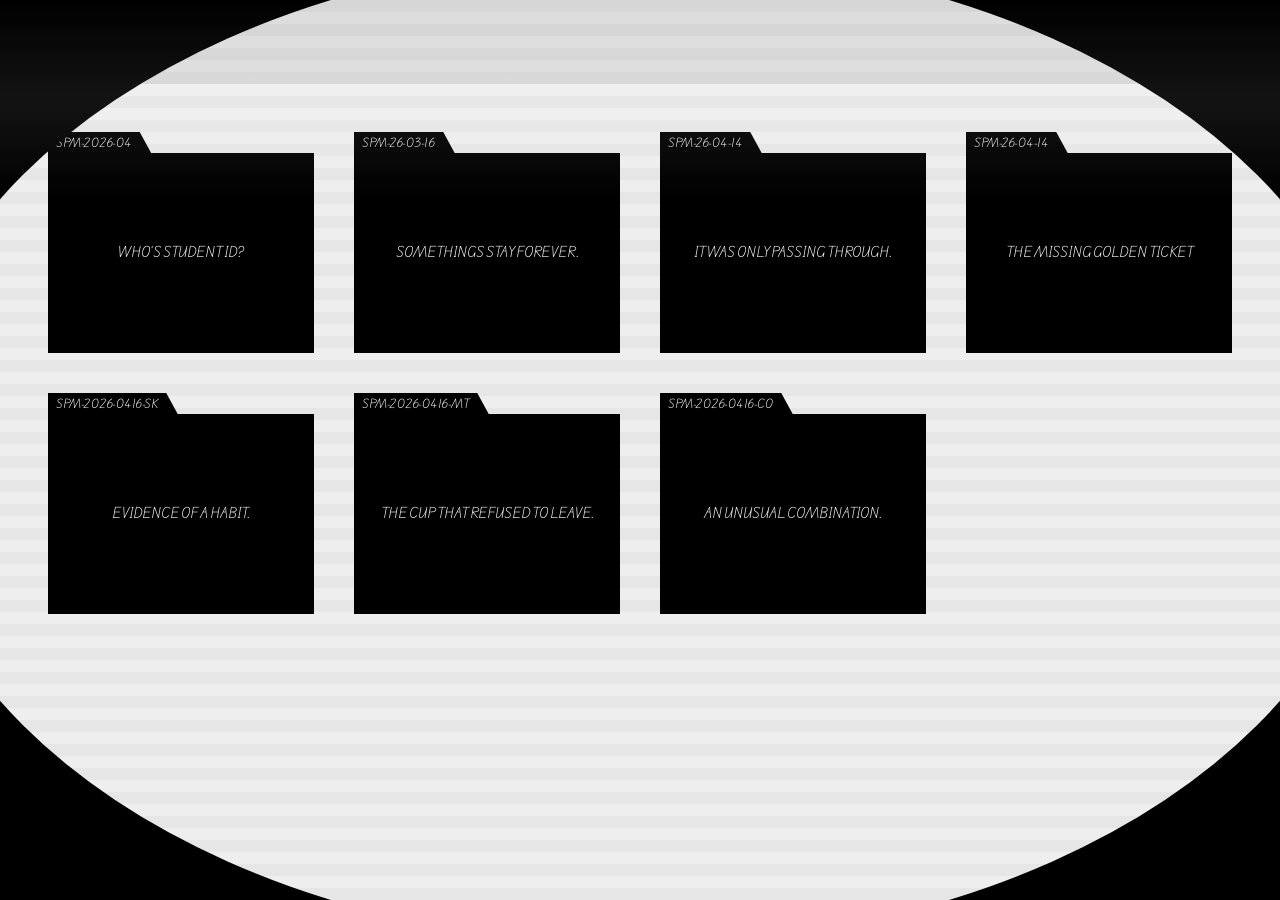
<file: index.html>
<!DOCTYPE html>
<html lang="en">
<head>
    <meta charset="utf-8">
    <meta content="initial-scale=1.0,width=device-width" name="viewport">
    <title>L.O.S.T</title>
    <link href="css/reset.css" rel="stylesheet" type="text/css">
    <link href="css/styles.css" rel="stylesheet" type="text/css">
    <link href="https://fonts.googleapis.com/css2?family=Edu+AU+VIC+WA+NT+Hand:wght@400;700&family=EB+Garamond:ital,wght@0,400;0,700;1,400&display=swap" rel="stylesheet">
    <link rel="icon" type="image/x-icon" href="favicon.ico">
    <link rel="icon" type="image/png" sizes="96x96" href="favicon-96x96.png">
    <link rel="icon" type="image/svg+xml" href="favicon.svg">
    <script src="js/scripts.js"></script>
</head>

<body>

    <div class="nav">
        <div class="nav_icon">
            <a href="index.html">L.O.S.T</a>
        </div>
    </div>

    <div class="grid">
        <div class="card">
            <div class="label"><p>SPM-2026-04</p></div>
            <a href="IDcard.html">
                <div class="image">
                    <img src="images/Student_id.png" alt="Student ID card">
                    <span class="card-title">WHO'S STUDENT ID?</span>
                </div>
            </a>
        </div>

        <div class="card">
            <div class="label"><p>SPM-26-03-16</p></div>
            <a href="Unbrella.html">
                <div class="image">
                    <img src="images/Unbrella.png" alt="Umbrella">
                    <span class="card-title">SOMETHINGS STAY FOREVER.</span>
                </div>
            </a>
        </div>

        <div class="card">
            <div class="label"><p>SPM-26-04-14</p></div>
            <a href="Notebook.html">
                <div class="image">
                    <img src="images/Book.jpg" alt="Hogwarts notebook">
                    <span class="card-title">IT WAS ONLY PASSING THROUGH.</span>
                </div>
            </a>
        </div>

        <div class="card">
            <div class="label"><p>SPM-26-04-14</p></div>
            <a href="Cbook.html">
                <div class="image">
                    <img src="images/Candy.png" alt="Charlie and the Chocolate Factory DVD case">
                    <span class="card-title">THE MISSING GOLDEN TICKET</span>
                </div>
            </a>
        </div>

        <div class="card">
            <div class="label"><p>SPM-2026-0416-SK</p></div>
            <a href="Smoker.html">
                <div class="image">
                    <img src="images/Smoker/Day1/1.jpg" alt="Electronic cigarette with red gradient finish">
                    <span class="card-title">EVIDENCE OF A HABIT.</span>
                </div>
            </a>
        </div>

        <div class="card">
            <div class="label"><p>SPM-2026-0416-MT</p></div>
            <a href="MillkTea.html">
                <div class="image">
                    <img src="images/MillkTea/Day1/1.jpg" alt="Milk tea cup with separated layers">
                    <span class="card-title">THE CUP THAT REFUSED TO LEAVE.</span>
                </div>
            </a>
        </div>

        <div class="card">
            <div class="label"><p>SPM-2026-0416-CO</p></div>
            <a href="Combination.html">
                <div class="image">
                    <img src="images/Combination/Day1/1.jpg" alt="Thermos inside plush fabric bag">
                    <span class="card-title">AN UNUSUAL COMBINATION.</span>
                </div>
            </a>
        </div>
    </div>

</body>
</html>
</file>
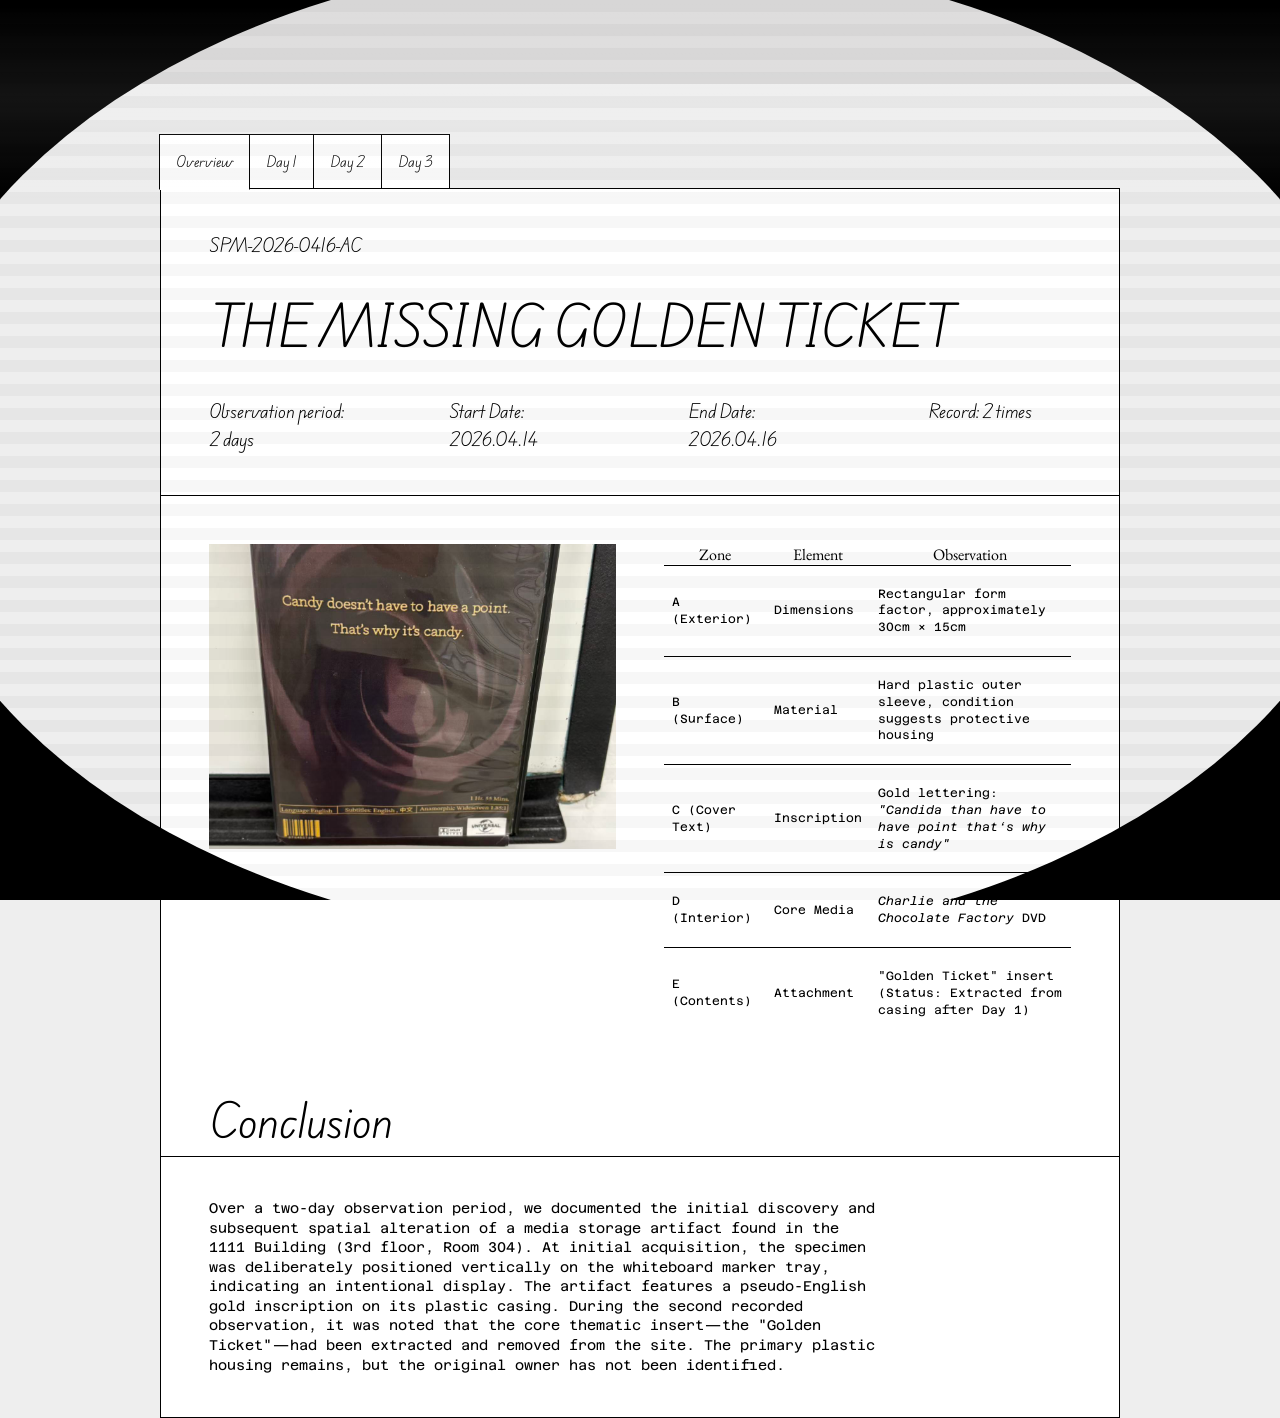
<file: Cbook.html>
<!DOCTYPE html>
<html lang="en">
<head>
    <meta charset="utf-8">
    <meta content="initial-scale=1.0,width=device-width" name="viewport">
    <title>L.O.S.T — The Missing Golden Ticket</title>
    <link href="css/reset.css" rel="stylesheet" type="text/css">
    <link href="css/styles.css" rel="stylesheet" type="text/css">
    <link href="https://fonts.googleapis.com/css2?family=Azeret+Mono&family=Edu+AU+VIC+WA+NT+Hand:wght@400;700&family=EB+Garamond:ital,wght@0,400;0,700;1,400&display=swap" rel="stylesheet">
    <link rel="icon" type="image/x-icon" href="favicon.ico">
    <link rel="icon" type="image/png" sizes="96x96" href="favicon-96x96.png">
    <link rel="icon" type="image/svg+xml" href="favicon.svg">
    <script src="js/scripts.js"></script>
</head>

<body>

    <div class="nav">
        <div class="nav_icon">
            <a href="index.html">L.O.S.T</a>
        </div>
    </div>

    <div class="tabs_wrapper">
        <div class="tabs">
            <div class="tab active" onclick="switchTab(0, this)"><p>Overview</p></div>
            <div class="tab" onclick="switchTab(1, this)"><p>Day 1</p></div>
            <div class="tab" onclick="switchTab(2, this)"><p>Day 2</p></div>
            <div class="tab" onclick="switchTab(3, this)"><p>Day 3</p></div>
        </div>

        <div class="content_panels">
                    <div class="content-panel active">
            <div class="subtitle">
                <h2>SPM-2026-0416-AC</h2>
            </div>
            <div class="title">
                <h1>THE MISSING GOLDEN TICKET</h1>
            </div>
            <div class="details">
                <p>Observation period: 2 days</p >
                <p>Start Date: 2026.04.14</p >
                <p>End Date: 2026.04.16</p >
                <p>Record: 2 times</p >
            </div>
            <div class="img_table_grid">
                <div class="content_img">
                    <img id="overview-slideshow" src="images/CBook/Dayone/Dayone.jpg" alt="Charlie and the Chocolate Factory DVD case with golden inscription and Golden Ticket insert">
                </div>
                <table class="observation_table">
                    <thead>
                        <tr><th>Zone</th><th>Element</th><th>Observation</th></tr>
                    </thead>
                    <tbody>
                        <tr>
                            <td>A (Exterior)</td>
                            <td>Dimensions</td>
                            <td>Rectangular form factor, approximately 30cm × 15cm</td>
                        </tr>
                        <tr>
                            <td>B (Surface)</td>
                            <td>Material</td>
                            <td>Hard plastic outer sleeve, condition suggests protective housing</td>
                        </tr>
                        <tr>
                            <td>C (Cover Text)</td>
                            <td>Inscription</td>
                            <td>Gold lettering: <em>"Candida than have to have point that‘s why is candy"</em></td>
                        </tr>
                        <tr>
                            <td>D (Interior)</td>
                            <td>Core Media</td>
                            <td><em>Charlie and the Chocolate Factory</em> DVD</td>
                        </tr>
                        <tr>
                            <td>E (Contents)</td>
                            <td>Attachment</td>
                            <td>"Golden Ticket" insert (Status: Extracted from casing after Day 1)</td>
                        </tr>
                    </tbody>
                </table>
            </div>
            <div class="content_section">
                <div class="section_title">
                    <h2>Conclusion</h2>
                </div>
                <div class="content_paragraph">
                    <p>Over a two-day observation period, we documented the initial discovery and subsequent spatial alteration of a media storage artifact found in the 1111 Building (3rd floor, Room 304). At initial acquisition, the specimen was deliberately positioned vertically on the whiteboard marker tray, indicating an intentional display. The artifact features a pseudo-English gold inscription on its plastic casing. During the second recorded observation, it was noted that the core thematic insert—the "Golden Ticket"—had been extracted and removed from the site. The primary plastic housing remains, but the original owner has not been identified.</p >
                </div>
            </div>
        </div>

        <div class="content-panel">
    <div class="subtitle">
        <h2>SPM-2026-0416-AC</h2>
    </div>
    <div class="title_2">
        <h1>DAY 1</h1>
    </div>

    <div class="content_section">
        <div class="section_title">
            <h2>Record</h2>
        </div>
        <div class="content_paragraph">
            <p>The specimen was discovered during a studio session in Room 304, 3rd floor, Building 1111 — positioned vertically against the whiteboard marker tray as though placed with intent. No owner was present. Documentation was approached with care, given the possibility that the owner remained nearby. During the attempt to photograph the artifact, the vibration of the approach proved sufficient to disturb its balance; the specimen fell and came to rest on the floor. This unintended displacement established a new positional baseline. Any subsequent disturbance to this resting state will constitute evidence of external intervention. The specimen has been left in situ.</p >
        </div>
    </div>
    
    <div class="img_table_grid">
        <div class="content_img">
            <img src="images/CBook/Dayone/Dayone.jpg" alt="Charlie and the Chocolate Factory DVD case, found standing against the whiteboard marker tray, later fallen to the floor">
        </div>
    </div>
    
</div>

<div class="content-panel">
    <div class="subtitle">
        <h2>SPM-2026-0416-AC</h2>
    </div>
    <div class="title_2">
        <h1>DAY 2: INTERACTIVE EXAMINATION</h1>
    </div>

    <div class="content_section">
        <div class="section_title">
            <h2>Record</h2>
        </div>
        <div class="content_paragraph">
            <p>On Day 2, noting that the artifact remained unclaimed, a more intrusive examination protocol was initiated. Exercising a higher degree of intervention, the observer directly interacted with the specimen, manually inverting it to assess its surface features and reverse side. This physical inspection conclusively identified the object as a media casing for the franchise <em>Charlie and the Chocolate Factory</em>.</p >
        </div>
    </div>
    <div class="img_table_grid">
        <div class="content_img">
            <img src="images/CBook/DayTwo/Daytwo_front.jpg" alt="Charlie and the Chocolate Factory DVD case, front cover">
        </div>
        <div class="content_img">
            <img src="images/CBook/DayTwo/Daytwo_back.jpg" alt="Charlie and the Chocolate Factory DVD case, back cover">
        </div>
    </div>
    <div class="content_section">
        <div class="content_paragraph">
            <p>Following external verification, the casing was unsealed to conduct an internal audit of its contents. Inside, two distinct components were discovered: a standard optical disc and a thematic paper insert replicating a "Golden Ticket." Post-examination, all contents were strictly preserved — the insert and disc were re-inserted, and the casing closed. The specimen was meticulously restored to its exact fallen position from Day 1, with the explicit intent of allowing the original owner to retrieve the item fully intact.</p >
        </div>
    </div>
    <div class="img_table_grid">
        <div class="content_img">
            <img class="horizontal" src="images/CBook/DayTwo/Daytwo_open_horizontalonly.png" alt="DVD case open, showing the disc and Golden Ticket insert">
        </div>
    </div>
</div>

<div class="content-panel">
    <div class="subtitle">
        <h2>SPM-2026-0416-AC</h2>
    </div>
    <div class="title_2">
        <h1>DAY 3: INCIDENT LOG</h1>
    </div>
    
    <div class="content_section">
        <div class="section_title">
            <h2>Record</h2>
        </div>
        <div class="content_paragraph">
            <p>Upon returning to the site on Day 3, the observer noted an immediate deviation from the established baseline. The specimen had shifted from its restored fallen position: the casing now lay fully open on the floor, its contents partially exposed. Preliminary visual assessment indicated a disturbance consistent with deliberate human intervention.</p >
        </div>
    </div>
    <div class="img_table_grid">
        <div class="content_img">
            <img src="images/CBook/DayThree/DayThree_white.jpg" alt="DVD case displaced from its restored position, fallen on the floor">
        </div>
        <div class="content_img">
            <img src="images/CBook/DayThree/DayThree_on floor.jpg" alt="DVD case lying open, contents partially exposed">
        </div>
    </div>
    <div class="content_section">
        <div class="section_title">
            <h2>Who took it?</h2>
        </div>
        <div class="content_paragraph">
            <p>On arrival, the casing was found displaced from its baseline position — fallen, partially open, contents exposed. Upon inspection, the Golden Ticket was absent. The disc remained. It is unclear when the removal occurred or by whom. The observation is hereby concluded.</p >
        </div>
    </div>
    <div class="img_table_grid">
        <div class="content_img">
            <img class="horizontal" src="images/CBook/DayThree/DayThree_open_horizontialonly.png" alt="DVD case open, Golden Ticket absent — only the disc remains">
        </div>
    </div>
</div>



        </div>
    </div>
</file>
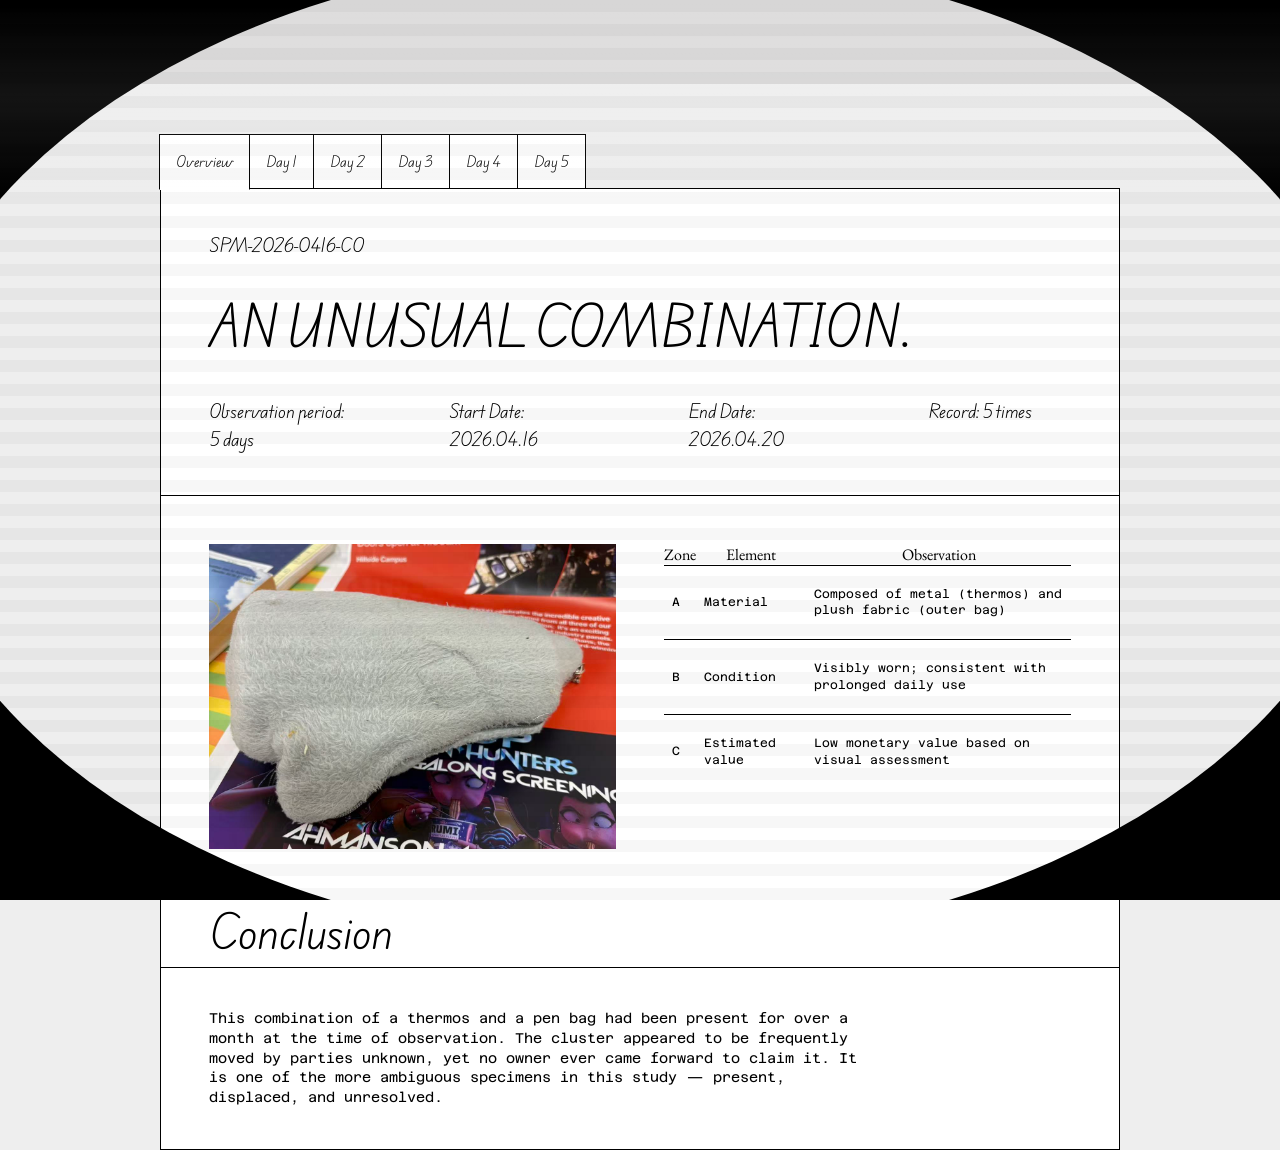
<file: Combination.html>
<!DOCTYPE html>
<html lang="en">
<head>
    <meta charset="utf-8">
    <meta content="initial-scale=1.0,width=device-width" name="viewport">
    <title>L.O.S.T — Combination</title>
    <link href="css/reset.css" rel="stylesheet" type="text/css">
    <link href="css/styles.css" rel="stylesheet" type="text/css">
    <link href="https://fonts.googleapis.com/css2?family=Azeret+Mono&family=Edu+AU+VIC+WA+NT+Hand:wght@400;700&family=EB+Garamond:ital,wght@0,400;0,700;1,400&display=swap" rel="stylesheet">
    <link rel="icon" type="image/x-icon" href="favicon.ico">
    <link rel="icon" type="image/png" sizes="96x96" href="favicon-96x96.png">
    <link rel="icon" type="image/svg+xml" href="favicon.svg">
    <script src="js/scripts.js"></script>
</head>

<body>

    <div class="nav">
        <div class="nav_icon">
            <a href="index.html">L.O.S.T</a>
        </div>
    </div>

    <div class="tabs_wrapper">
        <div class="tabs">
            <div class="tab active" onclick="switchTab(0, this)"><p>Overview</p></div>
            <div class="tab" onclick="switchTab(1, this)"><p>Day 1</p></div>
            <div class="tab" onclick="switchTab(2, this)"><p>Day 2</p></div>
            <div class="tab" onclick="switchTab(3, this)"><p>Day 3</p></div>
            <div class="tab" onclick="switchTab(4, this)"><p>Day 4</p></div>
            <div class="tab" onclick="switchTab(5, this)"><p>Day 5</p></div>
        </div>

        <div class="content_panels">

            <!-- TAB 0: Overview -->
            <div class="content-panel active">
                <div class="subtitle">
                    <h2>SPM-2026-0416-CO</h2>
                </div>
                <div class="title">
                    <h1>AN UNUSUAL COMBINATION.</h1>
                </div>
                <div class="details">
                    <p>Observation period: 5 days</p>
                    <p>Start Date: 2026.04.16</p>
                    <p>End Date: 2026.04.20</p>
                    <p>Record: 5 times</p>
                </div>
                <div class="img_table_grid">
                    <div class="content_img">
                        <img id="combination-slideshow" src="images/Combination/Day1/1.jpg" alt="Thermos inside plush fabric bag, found in print room, Building 1111">
                    </div>
                    <table class="observation_table">
                        <thead>
                            <tr><th>Zone</th><th>Element</th><th>Observation</th></tr>
                        </thead>
                        <tbody>
                            <tr>
                                <td>A</td>
                                <td>Material</td>
                                <td>Composed of metal (thermos) and plush fabric (outer bag)</td>
                            </tr>
                            <tr>
                                <td>B</td>
                                <td>Condition</td>
                                <td>Visibly worn; consistent with prolonged daily use</td>
                            </tr>
                            <tr>
                                <td>C</td>
                                <td>Estimated value</td>
                                <td>Low monetary value based on visual assessment</td>
                            </tr>
                        </tbody>
                    </table>
                </div>
                <div class="content_section">
                    <div class="section_title">
                        <h2>Conclusion</h2>
                    </div>
                    <div class="content_paragraph">
                        <p>This combination of a thermos and a pen bag had been present for over a month at the time of observation. The cluster appeared to be frequently moved by parties unknown, yet no owner ever came forward to claim it. It is one of the more ambiguous specimens in this study — present, displaced, and unresolved.</p>
                    </div>
                </div>
            </div>

            <!-- TAB 1: Day 1 -->
            <div class="content-panel">
                <div class="subtitle">
                    <h2>SPM-2026-0416-CO</h2>
                </div>
                <div class="title_2">
                    <h1>DAY 1</h1>
                </div>

                <div class="content_section">
                    <div class="section_title">
                        <h2>Record</h2>
                    </div>
                    <div class="content_paragraph">
                        <p>The object cluster was discovered on a desk in the print room, Room 304, Building 1111. The primary object was encased within a plush fabric bag; its contents were not visible at the time. No owner was present in the vicinity, and there was no indication of when the objects had been left.</p>
                    </div>
                </div>
                <div class="img_table_grid">
                    <div class="content_img">
                        <img src="images/Combination/Day1/1.jpg" alt="Thermos encased in plush bag on desk">
                    </div>
                    <div class="content_img">
                        <img src="images/Combination/Day1/2.jpg" alt="Thermos and plush bag, wider view of the desk">
                    </div>
                </div>
                <div class="content_section">
                    <div class="content_paragraph">
                        <p>Documentation was completed without disturbing the arrangement. The specimen was left in situ.</p>
                    </div>
                </div>
            </div>

            <!-- TAB 2: Day 2 -->
            <div class="content-panel">
                <div class="subtitle">
                    <h2>SPM-2026-0416-CO</h2>
                </div>
                <div class="title_2">
                    <h1>DAY 2</h1>
                </div>

                <div class="content_section">
                    <div class="section_title">
                        <h2>Record</h2>
                    </div>
                    <div class="content_paragraph">
                        <p>Upon returning to the site, the cluster had been displaced from its original position — moved by an unknown party. The relocation had partially exposed the base of the object inside the bag, revealing what appeared to be the bottom of a thermos: a mixed construction of plastic and metal. The bag itself was not opened at this stage.</p>
                    </div>
                </div>
                <div class="img_table_grid">
                    <div class="content_img">
                        <img src="images/Combination/Day2/Far.jpg" alt="Thermos and plush bag, viewed from a distance after being displaced">
                    </div>
                    <div class="content_img">
                        <img src="images/Combination/Day2/Front.jpg" alt="Thermos in plush bag, front view showing exposed base">
                    </div>
                    <div class="content_img">
                        <img src="images/Combination/Day2/Top.jpg" alt="Thermos in plush bag, top-down view">
                    </div>
                </div>
            </div>

            <!-- TAB 3: Day 3 -->
            <div class="content-panel">
                <div class="subtitle">
                    <h2>SPM-2026-0416-CO</h2>
                </div>
                <div class="title_2">
                    <h1>DAY 3</h1>
                </div>

                <div class="content_section">
                    <div class="section_title">
                        <h2>Record</h2>
                    </div>
                </div>
                <div class="content_section">
                    <div class="content_paragraph">
                        <p>On this visit, the observer opened the plush bag for the first time. The thermos inside was fully visible for the first time since observation began.</p>
                    </div>
                </div>
                <div class="img_table_grid">
                    <div class="content_img">
                        <img class="portrait" src="images/Combination/Day3/9b3367e6af8e2b10f640dc0fce7cd227.jpg" alt="Plush bag opened for the first time, thermos fully visible">
                    </div>
                </div>

                <div class="content_section">
                    <div class="content_paragraph">
                        <p>The thermos was identified as a product of the brand <em>YETI</em>. Its exterior shell is white spray-painted metal. Upon opening, liquid was confirmed to be present — the thermos had not been emptied before being left behind.</p>
                    </div>
                </div>
                
                <div class="img_table_grid">
                    <div class="content_img">
                        <img class="portrait" src="images/Combination/Day3/cfb85f19ca3bbc77d3071e455e642f42.jpg" alt="YETI thermos, white spray-painted metal exterior">
                    </div>
                    <div class="content_img">
                        <img class="portrait" src="images/Combination/Day3/e35d5ae4575c1ff55ee9ed9f64b50f72.jpg" alt="YETI thermos, detail view of branding">
                    </div>
                </div>
                
            </div>

            <!-- TAB 4: Day 4 -->
            <div class="content-panel">
                <div class="subtitle">
                    <h2>SPM-2026-0416-CO</h2>
                </div>
                <div class="title_2">
                    <h1>DAY 4</h1>
                </div>

                <div class="content_section">
                    <div class="section_title">
                        <h2>Record</h2>
                    </div>
                    <div class="content_paragraph">
                        <p>The cluster had been moved again — its third change of position across the observation period. The frequency of relocation, paired with the continued absence of any owner, led the researcher to suspect an undisclosed party actively managing the objects. As an experiment, a note reading <em>"Who's this?"</em> was placed beneath a packet of tissues left beside the cluster, in the hope of eliciting a response.</p>
                    </div>
                </div>
                <div class="img_table_grid">
                    <div class="content_img">
                        <img src="images/Combination/Day4/Front.jpg" alt="Thermos and plush bag displaced again on Day 4">
                    </div>
                    <div class="content_img">
                        <img src="images/Combination/Day4/Tissues.jpg" alt="Tissues placed beside the object cluster by the researcher">
                    </div>
                    <div class="content_img">
                        <img src="images/Combination/Day4/Question.png" alt="Note reading 'Who's this?' concealed beneath the tissues">
                    </div>
                </div>
            </div>

            <!-- TAB 5: Day 5 -->
            <div class="content-panel">
                <div class="subtitle">
                    <h2>SPM-2026-0416-CO</h2>
                </div>
                <div class="title_2">
                    <h1>DAY 5</h1>
                </div>

                <div class="content_section">
                    <div class="section_title">
                        <h2>Final Record</h2>
                    </div>
                    <div class="content_paragraph">
                        <p>Upon return, the tissue packet had been removed — likely by a member of facilities staff. The note placed beneath it was gone along with it. The object cluster itself remained in place, undisturbed and unclaimed.</p>
                        <p>No response was received. The experiment yielded no result. The observation period is hereby concluded.</p>
                    </div>
                </div>
                <div class="img_table_grid">
                    <div class="content_img">
                        <img src="images/Combination/Day5/1.jpg" alt="Thermos and plush bag still in place on Day 5, tissues removed">
                    </div>
                    <div class="content_img">
                        <img src="images/Combination/Day5/2.jpg" alt="Object cluster on Day 5, note and tissues gone, specimen unclaimed">
                    </div>
                </div>
            </div>

        </div>
    </div>

</body>
</html>
</file>
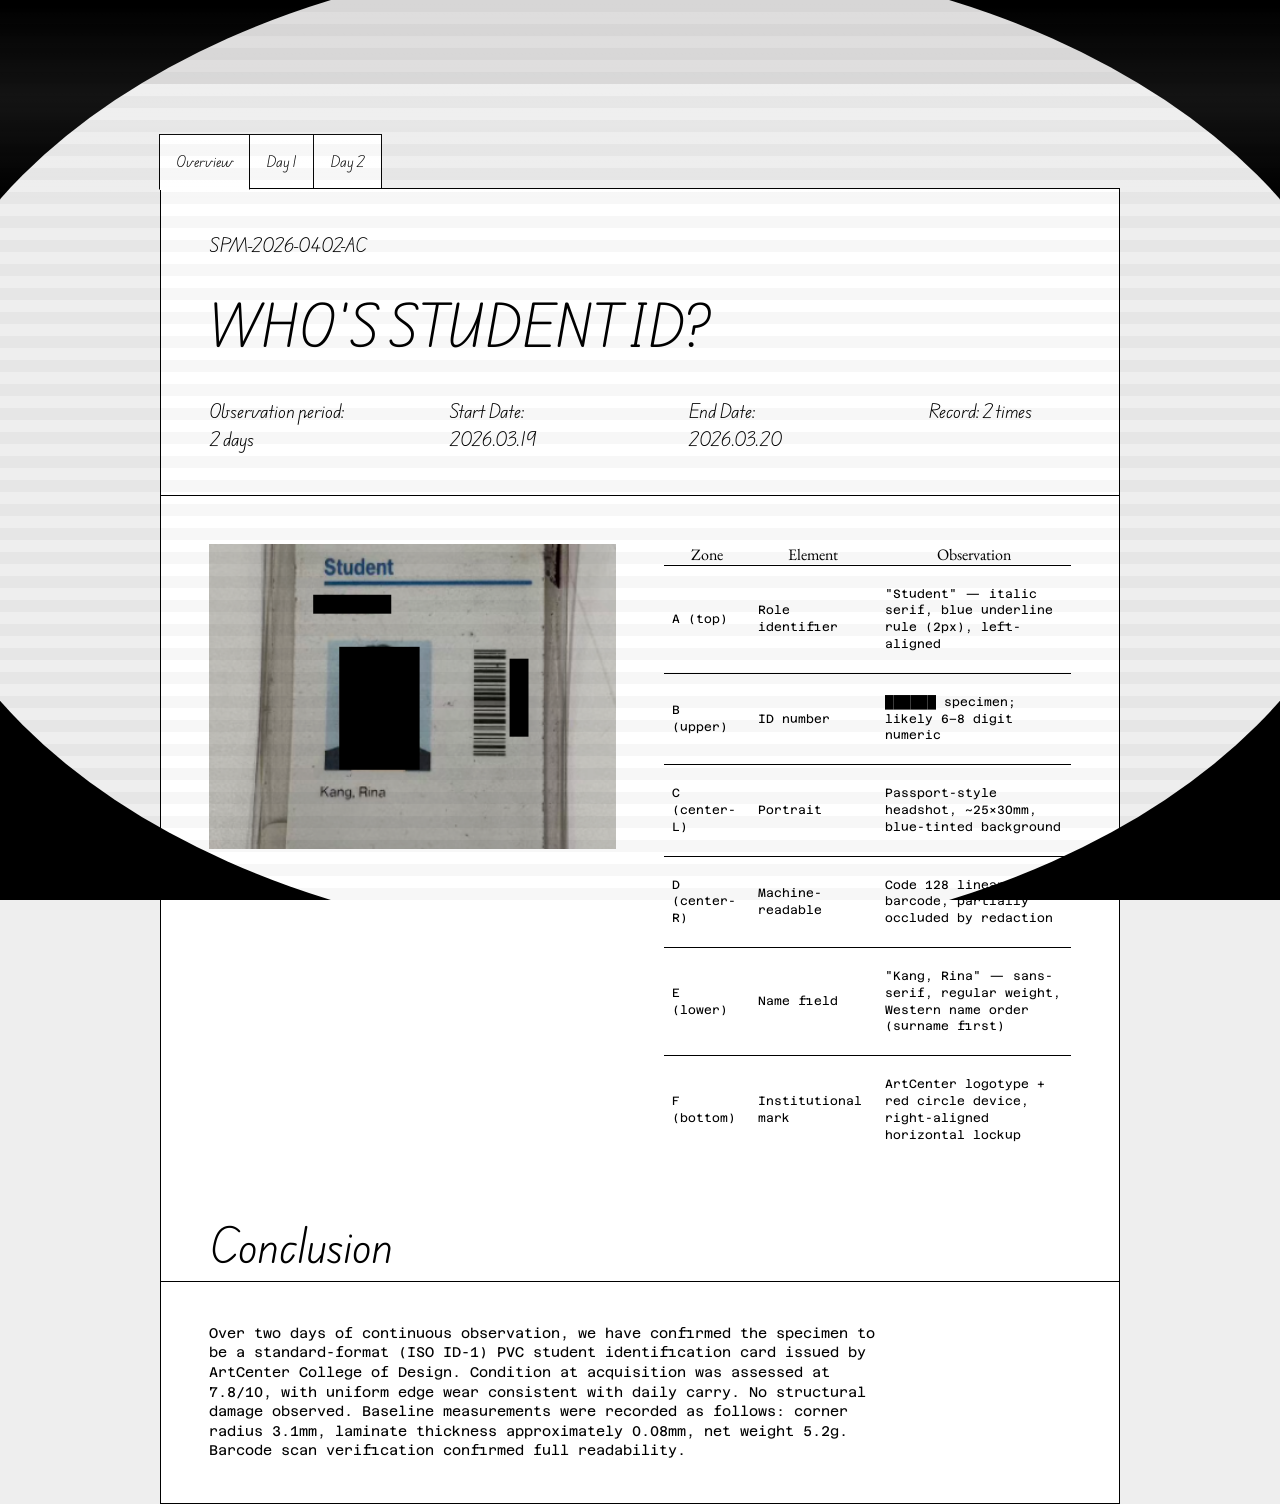
<file: IDcard.html>
<!DOCTYPE html>
<html lang="en">
<head>
    <meta charset="utf-8">
    <meta content="initial-scale=1.0,width=device-width" name="viewport">
    <title>L.O.S.T — Student ID</title>
    <link href="css/reset.css" rel="stylesheet" type="text/css">
    <link href="css/styles.css" rel="stylesheet" type="text/css">
    <link href="https://fonts.googleapis.com/css2?family=Azeret+Mono&family=Edu+AU+VIC+WA+NT+Hand:wght@400;700&family=EB+Garamond:ital,wght@0,400;0,700;1,400&display=swap" rel="stylesheet">
    <link rel="icon" type="image/x-icon" href="favicon.ico">
    <link rel="icon" type="image/png" sizes="96x96" href="favicon-96x96.png">
    <link rel="icon" type="image/svg+xml" href="favicon.svg">
    <script src="js/scripts.js"></script>
</head>

<body>

    <div class="nav">
        <div class="nav_icon">
            <a href="index.html">L.O.S.T</a>
        </div>
    </div>

    <div class="tabs_wrapper">
        <div class="tabs">
            <div class="tab active" onclick="switchTab(0, this)"><p>Overview</p></div>
            <div class="tab" onclick="switchTab(1, this)"><p>Day 1</p></div>
            <div class="tab" onclick="switchTab(2, this)"><p>Day 2</p></div>
        </div>

        <div class="content_panels">

            <!-- TAB 0: Overview -->
            <div class="content-panel active">
                <div class="subtitle">
                    <h2>SPM-2026-0402-AC</h2>
                </div>
                <div class="title">
                    <h1>WHO'S STUDENT ID?</h1>
                </div>
                <div class="details">
                    <p>Observation period: 2 days</p>
                    <p>Start Date: 2026.03.19</p>
                    <p>End Date: 2026.03.20</p>
                    <p>Record: 2 times</p>
                </div>
                <div class="img_table_grid">
                    <div class="content_img">
                        <img src="images/StudentID/id_overview.png" alt="Student ID card issued by ArtCenter College of Design, name: Kang, Rina">
                    </div>
                    <table class="observation_table">
                        <thead>
                            <tr><th>Zone</th><th>Element</th><th>Observation</th></tr>
                        </thead>
                        <tbody>
                            <tr>
                                <td>A (top)</td>
                                <td>Role identifier</td>
                                <td>"Student" — italic serif, blue underline rule (2px), left-aligned</td>
                            </tr>
                            <tr>
                                <td>B (upper)</td>
                                <td>ID number</td>
                                <td><span class="redacted">██████</span> specimen; likely 6–8 digit numeric</td>
                            </tr>
                            <tr>
                                <td>C (center-L)</td>
                                <td>Portrait</td>
                                <td>Passport-style headshot, ~25×30mm, blue-tinted background</td>
                            </tr>
                            <tr>
                                <td>D (center-R)</td>
                                <td>Machine-readable</td>
                                <td>Code 128 linear barcode, partially occluded by redaction</td>
                            </tr>
                            <tr>
                                <td>E (lower)</td>
                                <td>Name field</td>
                                <td>"Kang, Rina" — sans-serif, regular weight, Western name order (surname first)</td>
                            </tr>
                            <tr>
                                <td>F (bottom)</td>
                                <td>Institutional mark</td>
                                <td>ArtCenter logotype + red circle device, right-aligned horizontal lockup</td>
                            </tr>
                        </tbody>
                    </table>
                </div>
                <div class="content_section">
                    <div class="section_title">
                        <h2>Conclusion</h2>
                    </div>
                    <div class="content_paragraph">
                        <p>Over two days of continuous observation, we have confirmed the specimen to be a standard-format (ISO ID-1) PVC student identification card issued by ArtCenter College of Design. Condition at acquisition was assessed at 7.8/10, with uniform edge wear consistent with daily carry. No structural damage observed.

Baseline measurements were recorded as follows: corner radius 3.1mm, laminate thickness approximately 0.08mm, net weight 5.2g. Barcode scan verification confirmed full readability.</p>
                    </div>
                </div>
            </div>

            <!-- TAB 1: Day ONE -->
            <div class="content-panel">
                <div class="subtitle">
                    <h2>SPM-2026-0402-AC</h2>
                </div>
                <div class="title_2">
                    <h1>DAY 1</h1>
                </div>
                
                <div class="img_table_grid">
                    <div class="content_img">
                        <img src="images/StudentID/id_overview.png" alt="Student ID card close-up, surface heavily soiled">
                    </div>
                    <div class="content_img">
                        <img src="images/StudentID/id_day1_far.png" alt="Student ID card on desk, viewed from a distance">
                    </div>
                    <div class="content_img">
                        <img src="images/StudentID/id_day1_toofar.png" alt="Student ID card on desk, viewed from farther away">
                    </div>
                </div>
                <div class="content_section">
                    <div class="section_title">
                        <h2>Record</h2>
                    </div>
                    <div class="content_paragraph">
                        <p>At approximately 14:30, a small card was discovered on a desk surface in Room 302 (print room), 3rd floor, Building 1111, ArtCenter College of Design South Campus. The specimen was unattended with no identifiable owner present in the vicinity.</p>
                        <p>Initial visual assessment indicates significant deterioration. The card surface is heavily soiled, with dried soil deposits covering approximately 40% of the front face, concentrated along the lower half and edges. Corners show rounding and fraying beyond standard wear. Overall condition is notably poor relative to typical cards of this type still in active use.</p>
                        <p>The specimen has been identified as an institutional student access card. The printed name indicates the holder is a female student: ██████████. No further personal information is legible beneath the soil layer at this time.</p>
                        <p>The card has been left in situ. Observation commenced.</p>
                    </div>
                </div>
            </div>

            <!-- TAB 2: Day 2 -->
            <div class="content-panel">
                <div class="subtitle">
                    <h2>SPM-2026-0402-AC</h2>
                </div>
                <div class="title_2">
                    <h1>DAY 2</h1>
                </div>

                <div class="content_section">
                    <div class="section_title">
                        <h2>Final Record</h2>
                    </div>
                    <div class="content_paragraph">
                        <p>Upon returning to the site on Day 2, the card was gone. The desk surface where it had rested was empty. No trace of the specimen remained.</p>
                        <p>Whether it was retrieved by its owner or removed by someone else is unknown. The observation period is hereby concluded. Owner: Kang, Rina.</p>
                    </div>
                </div>
                <div class="img_table_grid">
                    <div class="content_img">
                        <img src="images/StudentID/id_empty.jpg" alt="Empty desk where the student ID card had rested">
                    </div>
                </div>
            </div>

        </div>
    </div>

</body>
</html>
</file>
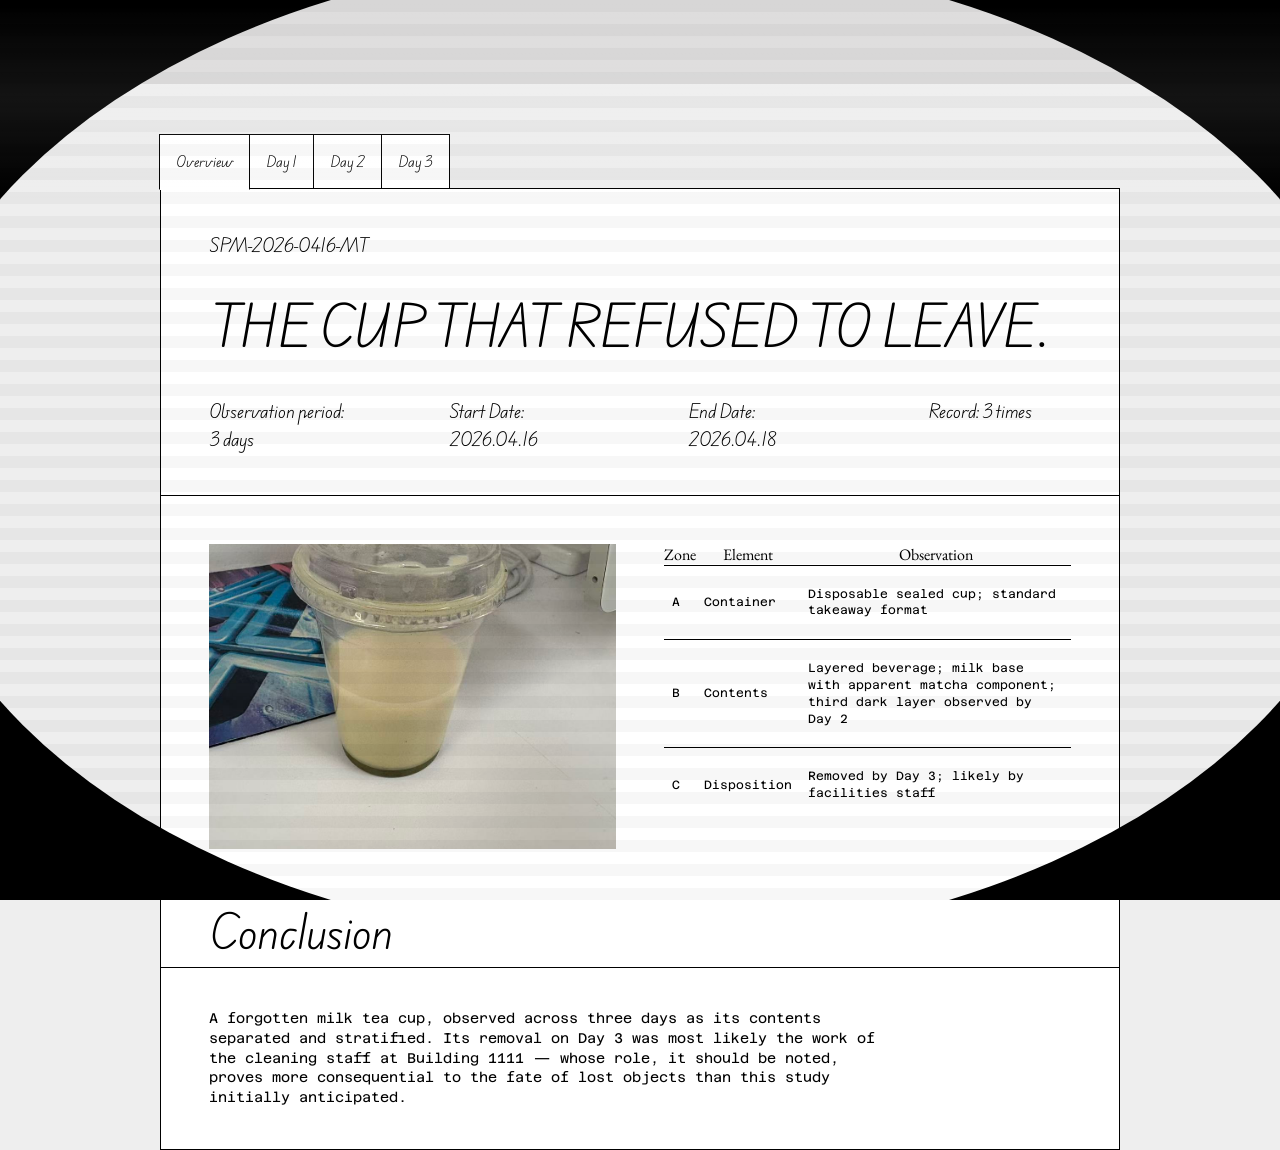
<file: MillkTea.html>
<!DOCTYPE html>
<html lang="en">
<head>
    <meta charset="utf-8">
    <meta content="initial-scale=1.0,width=device-width" name="viewport">
    <title>L.O.S.T — Milk Tea</title>
    <link href="css/reset.css" rel="stylesheet" type="text/css">
    <link href="css/styles.css" rel="stylesheet" type="text/css">
    <link href="https://fonts.googleapis.com/css2?family=Azeret+Mono&family=Edu+AU+VIC+WA+NT+Hand:wght@400;700&family=EB+Garamond:ital,wght@0,400;0,700;1,400&display=swap" rel="stylesheet">
    <link rel="icon" type="image/x-icon" href="favicon.ico">
    <link rel="icon" type="image/png" sizes="96x96" href="favicon-96x96.png">
    <link rel="icon" type="image/svg+xml" href="favicon.svg">
    <script src="js/scripts.js"></script>
</head>

<body>

    <div class="nav">
        <div class="nav_icon">
            <a href="index.html">L.O.S.T</a>
        </div>
    </div>

    <div class="tabs_wrapper">
        <div class="tabs">
            <div class="tab active" onclick="switchTab(0, this)"><p>Overview</p></div>
            <div class="tab" onclick="switchTab(1, this)"><p>Day 1</p></div>
            <div class="tab" onclick="switchTab(2, this)"><p>Day 2</p></div>
            <div class="tab" onclick="switchTab(3, this)"><p>Day 3</p></div>
        </div>

        <div class="content_panels">

            <!-- TAB 0: Overview -->
            <div class="content-panel active">
                <div class="subtitle">
                    <h2>SPM-2026-0416-MT</h2>
                </div>
                <div class="title">
                    <h1>THE CUP THAT REFUSED TO LEAVE.</h1>
                </div>
                <div class="details">
                    <p>Observation period: 3 days</p>
                    <p>Start Date: 2026.04.16</p>
                    <p>End Date: 2026.04.18</p>
                    <p>Record: 3 times</p>
                </div>
                <div class="img_table_grid">
                    <div class="content_img">
                        <img id="milktea-slideshow" src="images/MillkTea/Day1/1.jpg" alt="Milk tea cup with separated layers, found in print room, Building 1111">
                    </div>
                    <table class="observation_table">
                        <thead>
                            <tr><th>Zone</th><th>Element</th><th>Observation</th></tr>
                        </thead>
                        <tbody>
                            <tr>
                                <td>A</td>
                                <td>Container</td>
                                <td>Disposable sealed cup; standard takeaway format</td>
                            </tr>
                            <tr>
                                <td>B</td>
                                <td>Contents</td>
                                <td>Layered beverage; milk base with apparent matcha component; third dark layer observed by Day 2</td>
                            </tr>
                            <tr>
                                <td>C</td>
                                <td>Disposition</td>
                                <td>Removed by Day 3; likely by facilities staff</td>
                            </tr>
                        </tbody>
                    </table>
                </div>
                <div class="content_section">
                    <div class="section_title">
                        <h2>Conclusion</h2>
                    </div>
                    <div class="content_paragraph">
                        <p>A forgotten milk tea cup, observed across three days as its contents separated and stratified. Its removal on Day 3 was most likely the work of the cleaning staff at Building 1111 — whose role, it should be noted, proves more consequential to the fate of lost objects than this study initially anticipated.</p>
                    </div>
                </div>
            </div>

            <!-- TAB 1: Day 1 -->
            <div class="content-panel">
                <div class="subtitle">
                    <h2>SPM-2026-0416-MT</h2>
                </div>
                <div class="title_2">
                    <h1>DAY 1</h1>
                </div>

                <div class="content_section">
                    <div class="section_title">
                        <h2>Record</h2>
                    </div>
                    <div class="content_paragraph">
                        <p>A takeaway milk tea cup was discovered on a desk in the print room, Room 304, Building 1111. The cup was unattended, seal intact. Its contents were already separated into two distinct layers: a pale lower layer of milk, and above it, a layer of what appeared to be matcha.</p>
                    </div>
                </div>
                <div class="img_table_grid">
                    <div class="content_img">
                        <img src="images/MillkTea/Day1/1.jpg" alt="Milk tea cup showing two separated layers: milk and apparent matcha">
                    </div>
                </div>
                <div class="content_section">
                    <div class="content_paragraph">
                        <p>The specimen was left in situ. The layering suggested the drink had been sitting untouched for some time before discovery.</p>
                    </div>
                </div>
            </div>

            <!-- TAB 2: Day 2 -->
            <div class="content-panel">
                <div class="subtitle">
                    <h2>SPM-2026-0416-MT</h2>
                </div>
                <div class="title_2">
                    <h1>DAY 2</h1>
                </div>

                <div class="content_section">
                    <div class="section_title">
                        <h2>Record</h2>
                    </div>
                    <div class="content_paragraph">
                        <p>The cup remained in position, undisturbed. A third layer had now formed at the top — a darker, denser band of what appeared to be milk that had continued to separate overnight. The stratification had progressed. The cup was documented and left in place.</p>
                    </div>
                </div>
                <div class="img_table_grid">
                    <div class="content_img">
                        <img src="images/MillkTea/Day2/1.jpg" alt="Milk tea cup, third dark layer now visible on top">
                    </div>
                    <div class="content_img">
                        <img src="images/MillkTea/Day2/2.jpg" alt="Milk tea cup, closer view of the three separated layers">
                    </div>
                </div>
            </div>

            <!-- TAB 3: Day 3 -->
            <div class="content-panel">
                <div class="subtitle">
                    <h2>SPM-2026-0416-MT</h2>
                </div>
                <div class="title_2">
                    <h1>DAY 3</h1>
                </div>

                <div class="content_section">
                    <div class="section_title">
                        <h2>Final Record</h2>
                    </div>
                    <div class="content_paragraph">
                        <p>The cup was gone. The desk was clear. No trace of the specimen remained.</p>
                        <p>The most probable explanation is that it was removed by a member of the cleaning staff. The observation period is hereby concluded. The cleaning staff of Building 1111, it turns out, play a more decisive role in the fate of lost objects than this study had anticipated.</p>
                    </div>
                </div>
                <div class="img_table_grid">
                    <div class="content_img">
                        <img src="images/MillkTea/Day3/1.png" alt="Empty desk where the milk tea cup had been">
                    </div>
                </div>
            </div>

        </div>
    </div>

</body>
</html>
</file>
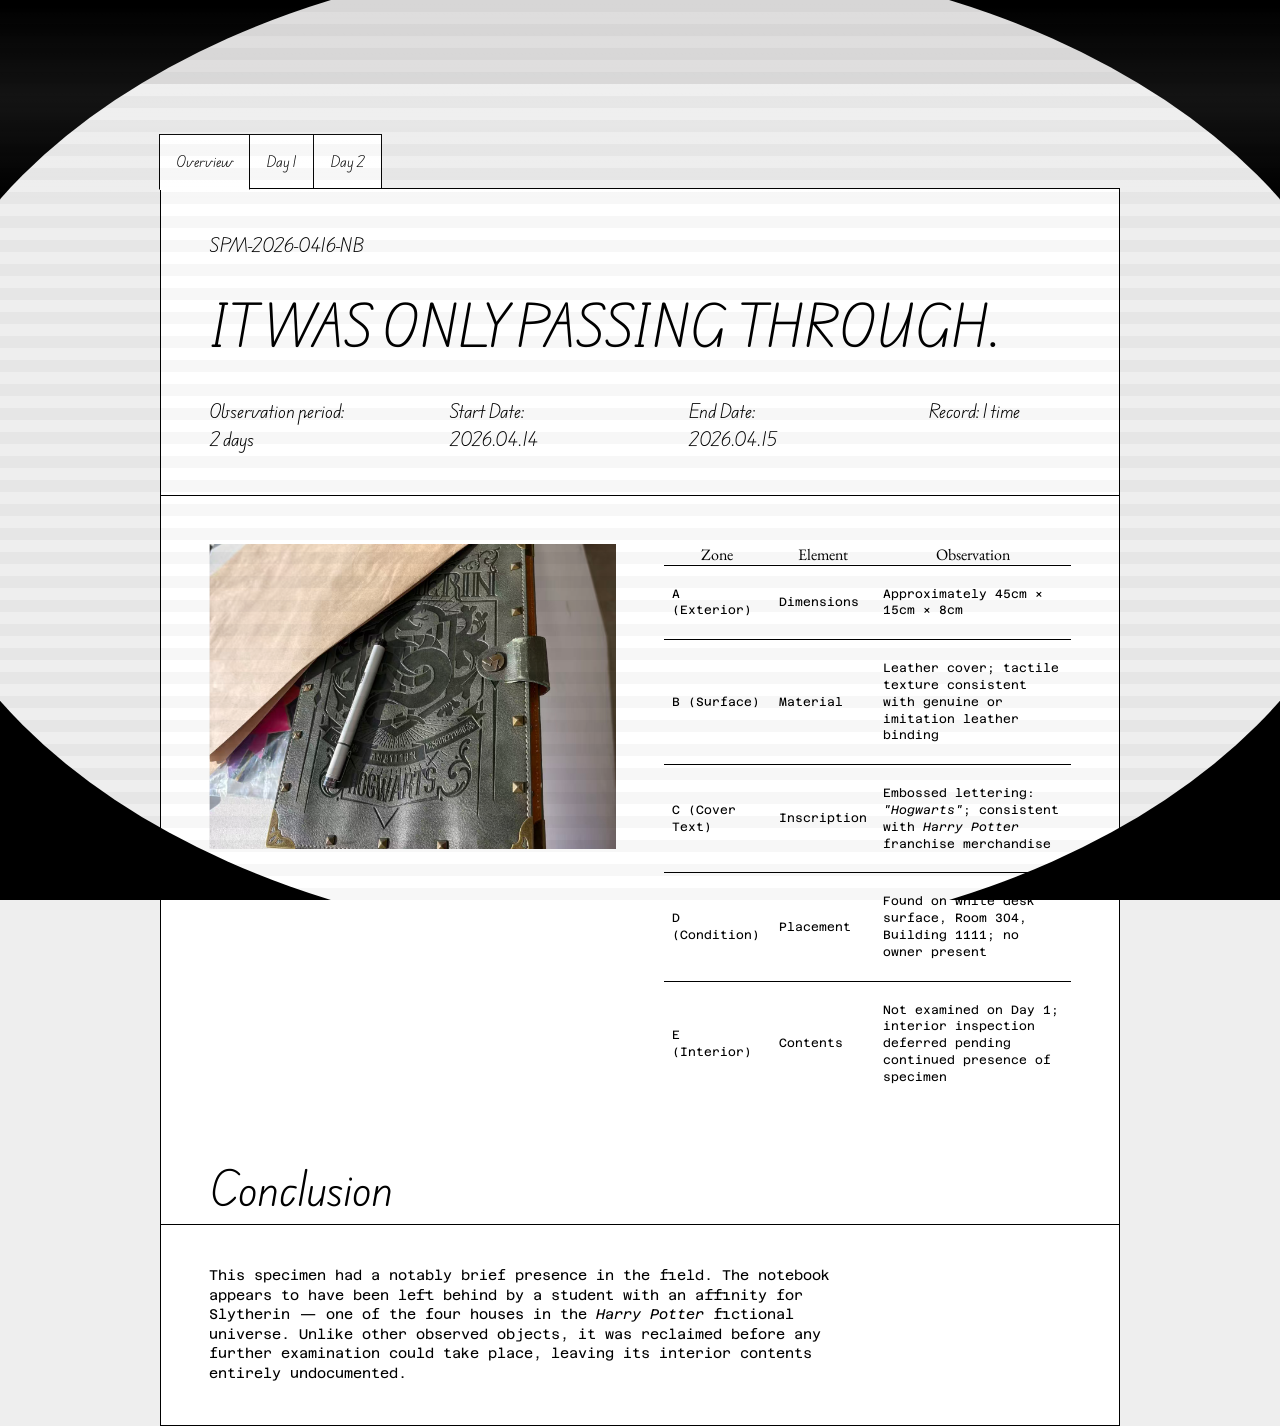
<file: Notebook.html>
<!DOCTYPE html>
<html lang="en">
<head>
    <meta charset="utf-8">
    <meta content="initial-scale=1.0,width=device-width" name="viewport">
    <title>L.O.S.T — Notebook</title>
    <link href="css/reset.css" rel="stylesheet" type="text/css">
    <link href="css/styles.css" rel="stylesheet" type="text/css">
    <link href="https://fonts.googleapis.com/css2?family=Azeret+Mono&family=Edu+AU+VIC+WA+NT+Hand:wght@400;700&family=EB+Garamond:ital,wght@0,400;0,700;1,400&display=swap" rel="stylesheet">
    <link rel="icon" type="image/x-icon" href="favicon.ico">
    <link rel="icon" type="image/png" sizes="96x96" href="favicon-96x96.png">
    <link rel="icon" type="image/svg+xml" href="favicon.svg">
    <script src="js/scripts.js"></script>
</head>

<body>

    <div class="nav">
        <div class="nav_icon">
            <a href="index.html">L.O.S.T</a>
        </div>
    </div>

    <div class="tabs_wrapper">
        <div class="tabs">
            <div class="tab active" onclick="switchTab(0, this)"><p>Overview</p></div>
            <div class="tab" onclick="switchTab(1, this)"><p>Day 1</p></div>
            <div class="tab" onclick="switchTab(2, this)"><p>Day 2</p></div>
        </div>

        <div class="content_panels">

            <!-- TAB 0: Overview -->
            <div class="content-panel active">
                <div class="subtitle">
                    <h2>SPM-2026-0416-NB</h2>
                </div>
                <div class="title">
                    <h1>IT WAS ONLY PASSING THROUGH.</h1>
                </div>
                <div class="details">
                    <p>Observation period: 2 days</p>
                    <p>Start Date: 2026.04.14</p>
                    <p>End Date: 2026.04.15</p>
                    <p>Record: 1 time</p>
                </div>
                <div class="img_table_grid">
                    <div class="content_img">
                        <img src="images/Notebook/Dayone/Dayone_front.png" alt="Hogwarts notebook, leather cover with embossed lettering">
                    </div>
                    <table class="observation_table">
                        <thead>
                            <tr><th>Zone</th><th>Element</th><th>Observation</th></tr>
                        </thead>
                        <tbody>
                            <tr>
                                <td>A (Exterior)</td>
                                <td>Dimensions</td>
                                <td>Approximately 45cm × 15cm × 8cm</td>
                            </tr>
                            <tr>
                                <td>B (Surface)</td>
                                <td>Material</td>
                                <td>Leather cover; tactile texture consistent with genuine or imitation leather binding</td>
                            </tr>
                            <tr>
                                <td>C (Cover Text)</td>
                                <td>Inscription</td>
                                <td>Embossed lettering: <em>"Hogwarts"</em>; consistent with <em>Harry Potter</em> franchise merchandise</td>
                            </tr>
                            <tr>
                                <td>D (Condition)</td>
                                <td>Placement</td>
                                <td>Found on white desk surface, Room 304, Building 1111; no owner present</td>
                            </tr>
                            <tr>
                                <td>E (Interior)</td>
                                <td>Contents</td>
                                <td>Not examined on Day 1; interior inspection deferred pending continued presence of specimen</td>
                            </tr>
                        </tbody>
                    </table>
                </div>
                <div class="content_section">
                    <div class="section_title">
                        <h2>Conclusion</h2>
                    </div>
                    <div class="content_paragraph">
                        <p>This specimen had a notably brief presence in the field. The notebook appears to have been left behind by a student with an affinity for Slytherin — one of the four houses in the <em>Harry Potter</em> fictional universe. Unlike other observed objects, it was reclaimed before any further examination could take place, leaving its interior contents entirely undocumented.</p>
                    </div>
                </div>
            </div>

            <!-- TAB 1: Day 1 -->
            <div class="content-panel">
                <div class="subtitle">
                    <h2>SPM-2026-0416-NB</h2>
                </div>
                <div class="title_2">
                    <h1>DAY 1</h1>
                </div>
                
                <div class="content_section">
                    <div class="section_title">
                        <h2>Record</h2>
                    </div>
                    <div class="content_paragraph">
                        <p>The notebook was discovered on a white desk in Room 304, Building 1111. It is bound in leather and embossed with the word <em>Hogwarts</em> — a clear mark of a <em>Harry Potter</em> enthusiast. The object was unattended, with no indication of when it had been left or by whom.</p>
                    </div>
                </div>
                <div class="img_table_grid">
                    <div class="content_img">
                        <img src="images/Notebook/Dayone/Dayone_front.png" alt="Hogwarts notebook, front cover">
                    </div>
                    <div class="content_img">
                        <img src="images/Notebook/Dayone/Dayone_side.jpg" alt="Hogwarts notebook, side view">
                    </div>
                </div>
                <div class="content_section">
                    <div class="content_paragraph">
                        <p>The interior was not opened on this occasion. The observer chose to defer any internal examination — if the notebook remains unclaimed by the following day, a closer inspection will be conducted.</p>
                    </div>
                </div>
            </div>

            <!-- TAB 2: Day 2 -->
            <div class="content-panel">
                <div class="subtitle">
                    <h2>SPM-2026-0416-NB</h2>
                </div>
                <div class="title_2">
                    <h1>DAY 2</h1>
                </div>
                
                <div class="content_section">
                    <div class="section_title">
                        <h2>Final Record</h2>
                    </div>
                    <div class="content_paragraph">
                        <p>Upon returning to the site on Day 2, the notebook was gone. The white desk where it had rested was empty. No trace of the object remained.</p>
                        <p>It appears the owner returned and retrieved it. The observation period is hereby concluded. Interior contents remain unknown.</p>
                    </div>
                </div>
                <div class="img_table_grid">
                    <div class="content_img">
                        <img class="horizontal" src="images/Notebook/Daytwo/Daytwo_empty.jpg" alt="Empty white desk where the notebook had rested">
                    </div>
                </div>
            </div>

        </div>
    </div>

</body>
</html>
</file>
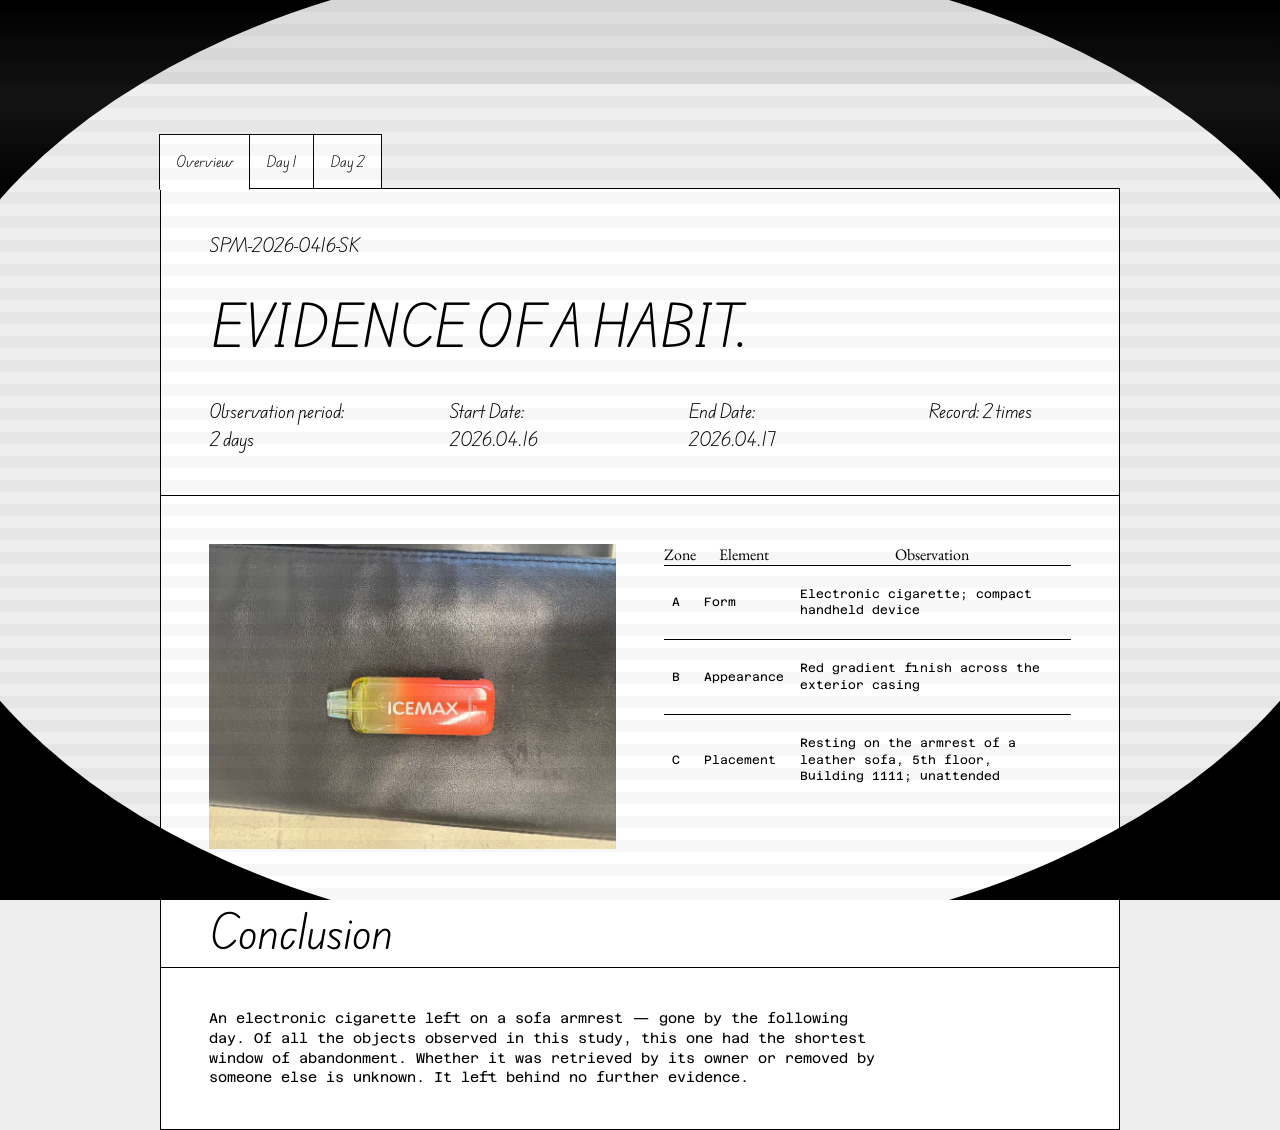
<file: Smoker.html>
<!DOCTYPE html>
<html lang="en">
<head>
    <meta charset="utf-8">
    <meta content="initial-scale=1.0,width=device-width" name="viewport">
    <title>L.O.S.T — Smoker</title>
    <link href="css/reset.css" rel="stylesheet" type="text/css">
    <link href="css/styles.css" rel="stylesheet" type="text/css">
    <link href="https://fonts.googleapis.com/css2?family=Azeret+Mono&family=Edu+AU+VIC+WA+NT+Hand:wght@400;700&family=EB+Garamond:ital,wght@0,400;0,700;1,400&display=swap" rel="stylesheet">
    <link rel="icon" type="image/x-icon" href="favicon.ico">
    <link rel="icon" type="image/png" sizes="96x96" href="favicon-96x96.png">
    <link rel="icon" type="image/svg+xml" href="favicon.svg">
    <script src="js/scripts.js"></script>
</head>

<body>

    <div class="nav">
        <div class="nav_icon">
            <a href="index.html">L.O.S.T</a>
        </div>
    </div>

    <div class="tabs_wrapper">
        <div class="tabs">
            <div class="tab active" onclick="switchTab(0, this)"><p>Overview</p></div>
            <div class="tab" onclick="switchTab(1, this)"><p>Day 1</p></div>
            <div class="tab" onclick="switchTab(2, this)"><p>Day 2</p></div>
        </div>

        <div class="content_panels">

            <!-- TAB 0: Overview -->
            <div class="content-panel active">
                <div class="subtitle">
                    <h2>SPM-2026-0416-SK</h2>
                </div>
                <div class="title">
                    <h1>EVIDENCE OF A HABIT.</h1>
                </div>
                <div class="details">
                    <p>Observation period: 2 days</p>
                    <p>Start Date: 2026.04.16</p>
                    <p>End Date: 2026.04.17</p>
                    <p>Record: 2 times</p>
                </div>
                <div class="img_table_grid">
                    <div class="content_img">
                        <img id="smoker-slideshow" src="images/Smoker/Day1/1.jpg" alt="Electronic cigarette with red gradient finish, resting on leather sofa armrest">
                    </div>
                    <table class="observation_table">
                        <thead>
                            <tr><th>Zone</th><th>Element</th><th>Observation</th></tr>
                        </thead>
                        <tbody>
                            <tr>
                                <td>A</td>
                                <td>Form</td>
                                <td>Electronic cigarette; compact handheld device</td>
                            </tr>
                            <tr>
                                <td>B</td>
                                <td>Appearance</td>
                                <td>Red gradient finish across the exterior casing</td>
                            </tr>
                            <tr>
                                <td>C</td>
                                <td>Placement</td>
                                <td>Resting on the armrest of a leather sofa, 5th floor, Building 1111; unattended</td>
                            </tr>
                        </tbody>
                    </table>
                </div>
                <div class="content_section">
                    <div class="section_title">
                        <h2>Conclusion</h2>
                    </div>
                    <div class="content_paragraph">
                        <p>An electronic cigarette left on a sofa armrest — gone by the following day. Of all the objects observed in this study, this one had the shortest window of abandonment. Whether it was retrieved by its owner or removed by someone else is unknown. It left behind no further evidence.</p>
                    </div>
                </div>
            </div>

            <!-- TAB 1: Day 1 -->
            <div class="content-panel">
                <div class="subtitle">
                    <h2>SPM-2026-0416-SK</h2>
                </div>
                <div class="title_2">
                    <h1>DAY 1</h1>
                </div>

                <div class="content_section">
                    <div class="section_title">
                        <h2>Record</h2>
                    </div>
                    <div class="content_paragraph">
                        <p>An electronic cigarette was discovered resting on the armrest of a leather sofa on the 5th floor of Building 1111. Its exterior bore a red gradient finish. No owner was present. The object appeared deliberately placed rather than dropped — balanced on the armrest as though set down momentarily.</p>
                    </div>
                </div>
                <div class="img_table_grid">
                    <div class="content_img">
                        <img src="images/Smoker/Day1/1.jpg" alt="Electronic cigarette on leather sofa armrest, 5th floor, Building 1111">
                    </div>
                    <div class="content_img">
                        <img src="images/Smoker/Day1/2.jpg" alt="Electronic cigarette, close-up view of red gradient finish">
                    </div>
                </div>
                <div class="content_section">
                    <div class="content_paragraph">
                        <p>Documentation completed. The specimen was left in situ.</p>
                    </div>
                </div>
            </div>

            <!-- TAB 2: Day 2 -->
            <div class="content-panel">
                <div class="subtitle">
                    <h2>SPM-2026-0416-SK</h2>
                </div>
                <div class="title_2">
                    <h1>DAY 2</h1>
                </div>

                <div class="content_section">
                    <div class="section_title">
                        <h2>Final Record</h2>
                    </div>
                    <div class="content_paragraph">
                        <p>The armrest was empty. The electronic cigarette was gone. No indication of when or by whom it was removed. The observation period is hereby concluded.</p>
                    </div>
                </div>
                <div class="img_table_grid">
                    <div class="content_img">
                        <img src="images/Smoker/Day2/1.jpg" alt="Leather sofa armrest where the electronic cigarette had rested, now empty">
                    </div>
                </div>
            </div>

        </div>
    </div>

</body>
</html>
</file>
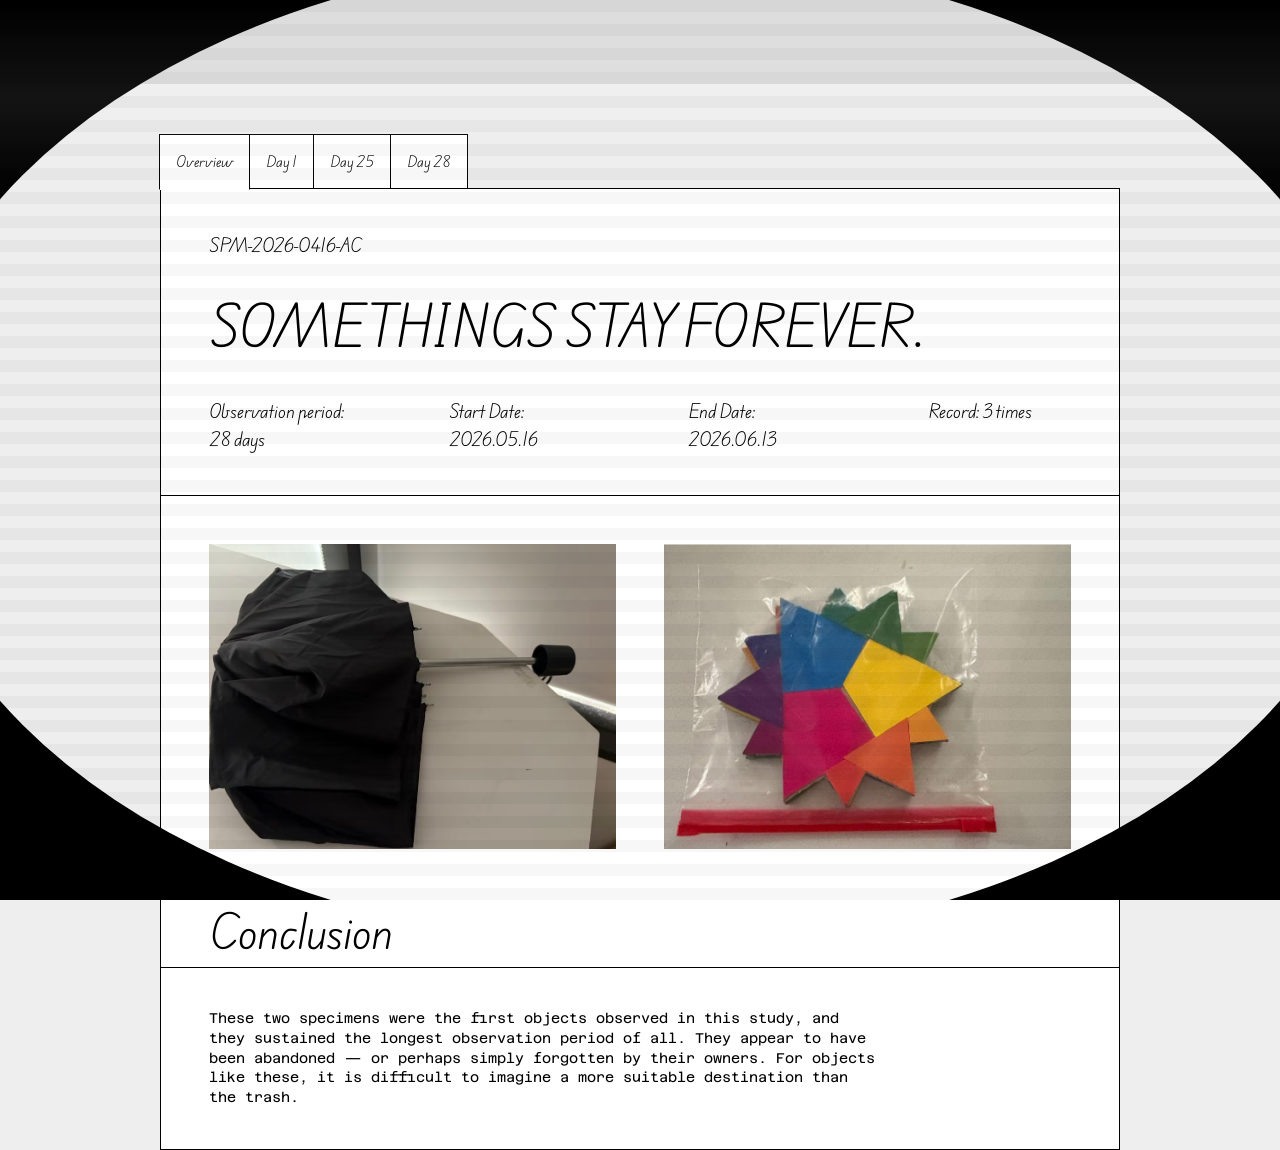
<file: Unbrella.html>
<!DOCTYPE html>
<html lang="en">
<head>
    <meta charset="utf-8">
    <meta content="initial-scale=1.0,width=device-width" name="viewport">
    <title>L.O.S.T — Umbrella & Wood</title>
    <link href="css/reset.css" rel="stylesheet" type="text/css">
    <link href="css/styles.css" rel="stylesheet" type="text/css">
    <link href="https://fonts.googleapis.com/css2?family=Azeret+Mono&family=Edu+AU+VIC+WA+NT+Hand:wght@400;700&family=EB+Garamond:ital,wght@0,400;0,700;1,400&display=swap" rel="stylesheet">
    <link rel="icon" type="image/x-icon" href="favicon.ico">
    <link rel="icon" type="image/png" sizes="96x96" href="favicon-96x96.png">
    <link rel="icon" type="image/svg+xml" href="favicon.svg">
    <script src="js/scripts.js"></script>
</head>

<body>

    <div class="nav">
        <div class="nav_icon">
            <a href="index.html">L.O.S.T</a>
        </div>
    </div>

    <div class="tabs_wrapper">
        <div class="tabs">
            <div class="tab active" onclick="switchTab(0, this)"><p>Overview</p></div>
            <div class="tab" onclick="switchTab(1, this)"><p>Day 1</p></div>
            <div class="tab" onclick="switchTab(2, this)"><p>Day 25</p></div>
            <div class="tab" onclick="switchTab(3, this)"><p>Day 28</p></div>
        </div>

        <div class="content_panels">

            <!-- TAB 0: Overview -->
            <div class="content-panel active">
                <div class="subtitle">
                    <h2>SPM-2026-0416-AC</h2>
                </div>
                <div class="title">
                    <h1>SOMETHINGS STAY FOREVER.</h1>
                </div>
                <div class="details">
                    <p>Observation period: 28 days</p>
                    <p>Start Date: 2026.05.16</p>
                    <p>End Date: 2026.06.13</p>
                    <p>Record: 3 times</p>
                </div>
                <div class="img_table_grid">
                    <div class="content_img">
                        <img src="images/Unbrella_and_wood/Dayone/Unbrella_Overview.png" alt="Umbrella found in Room 204, Building 1111">
                    </div>
                    <div class="content_img">
                        <img src="images/Unbrella_and_wood/Dayone/Wood_Overview.png" alt="Wooden object found alongside umbrella in Room 204, Building 1111">
                    </div>
                </div>
                <div class="content_section">
                    <div class="section_title">
                        <h2>Conclusion</h2>
                    </div>
                    <div class="content_paragraph">
                        <p>These two specimens were the first objects observed in this study, and they sustained the longest observation period of all. They appear to have been abandoned — or perhaps simply forgotten by their owners. For objects like these, it is difficult to imagine a more suitable destination than the trash.</p>
                    </div>
                </div>
            </div>

            <!-- TAB 1: Day 1 -->
            <div class="content-panel">
                <div class="subtitle">
                    <h2>SPM-2026-0416-AC</h2>
                </div>
                <div class="title_2">
                    <h1>DAY 1</h1>
                </div>
            
                <div class="content_section">
                    <div class="section_title">
                        <h2>Record</h2>
                    </div>
                    <div class="content_paragraph">
                        <p>On May 16, two lost objects were discovered in Room 204, Building 1111 — an umbrella and a wooden object, both left unattended with no owner in sight. The researcher initially assumed the umbrella, at least, would be claimed promptly. It is, after all, a practical item; someone would come back for it.</p>
                    </div>
                </div>
                <div class="img_table_grid">
                    <div class="content_img">
                        <img src="images/Unbrella_and_wood/Dayone/Unbrella_Overview.png" alt="Umbrella on day of discovery, Room 204, Building 1111">
                    </div>
                    <div class="content_img">
                        <img src="images/Unbrella_and_wood/Dayone/Wood_Overview.png" alt="Wooden object on day of discovery, Room 204, Building 1111">
                    </div>
                </div>
                <div class="content_section">
                    <div class="content_paragraph">
                        <p>Neither object was retrieved. Both remained exactly where they were found. What was expected to be a brief observation has since extended far longer than anticipated.</p>
                    </div>
                </div>
            </div>

            <!-- TAB 2: Day 25 -->
            <div class="content-panel">
                <div class="subtitle">
                    <h2>SPM-2026-0416-AC</h2>
                </div>
                <div class="title_2">
                    <h1>DAY 25</h1>
                </div>
            
                <div class="content_section">
                    <div class="section_title">
                        <h2>Record</h2>
                    </div>
                    <div class="content_paragraph">
                        <p>Passing by the site on Day 25, the researcher briefly assumed the objects had finally been removed. The space looked different from a distance — cleared, ordinary. Upon closer inspection, however, both items were still there, exactly as they had been left. The assumption had been wrong.</p>
                    </div>
                </div>
                <div class="img_table_grid">
                    <div class="content_img">
                        <img src="images/Unbrella_and_wood/Day25/Unbrella.jpg" alt="Umbrella still in original position on Day 25, unclaimed">
                    </div>
                </div>
            </div>

            <!-- TAB 3: Day 28 -->
            <div class="content-panel">
                <div class="subtitle">
                    <h2>SPM-2026-0416-AC</h2>
                </div>
                <div class="title_2">
                    <h1>DAY 28</h1>
                </div>
                
                <div class="content_section">
                    <div class="section_title">
                        <h2>Final Record</h2>
                    </div>
                    <div class="content_paragraph">
                        <p>By Day 28, it had become clear that no one was coming back for these objects. The observation period was formally concluded. A final photographic record was made of both specimens before the researcher made the decision that had been inevitable for some time.</p>
                    </div>
                </div>
                <div class="img_table_grid">
                    <div class="content_img">
                        <img src="images/Unbrella_and_wood/Day28/Unbrella1.jpg" alt="Umbrella on Day 28, final observation before conclusion">
                    </div>
                    <div class="content_img">
                        <img src="images/Unbrella_and_wood/Day28/Wood1.jpg" alt="Wooden object on Day 28, final observation before conclusion">
                    </div>
                </div>
            </div>

        </div>
    </div>

</body>
</html>
</file>
<file: css/styles.css>
/* ─── TOKENS ─────────────────────────────────────────── */
:root {
    --color-bggray: #DEDDDD;
    --color-bggwhite: #EEEEEE;
    --color-white: #FFFFFF;
    --color-breadcrumb: #3366CC;
    --width-marginhorizontal: 0.7rem;
    --height-marginvertical: 1.5rem;
}

@media (min-width: 768px) {
    :root {
        --width-marginhorizontal: 3rem;
        --height-marginvertical: 2.6rem;
    }
}

body.dark-mode {
    --color-bgblue: #2F4E46;
    --color-bggreem: #0E1206;
    --color-green: #a8d5a2;
    --color-font: #F3F3F3;
    --color-highlight: #5A4647;
}

/* ─── BASE ELEMENTS ──────────────────────────────────── */
body {
    background: var(--color-bggwhite);
    color: var(--color-font);
    min-height: 100vh;
}

body::before {
    content: '';
    position: fixed;
    top: 0;
    left: 0;
    width: 100%;
    height: 100%;
    pointer-events: none;
    z-index: 9999;
    background: repeating-linear-gradient(
        0deg,
        rgba(0, 0, 0, 0.03) 0px,
        rgba(0, 0, 0, 0.03) 12px,
        transparent 9px,
        transparent 24px
    );
}

#mask-overlay {
    position: fixed;
    top: 0;
    left: 0;
    width: 100%;
    height: 100%;
    pointer-events: none;
    z-index: 9997;
    background: #000;
    -webkit-mask-mode: luminance;
    mask-mode: luminance;
}

body::after {
    content: '';
    position: fixed;
    top: 0;
    left: 0;
    width: 100%;
    height: 100%;
    pointer-events: none;
    z-index: 9998;
    background: linear-gradient(
        180deg,
        transparent 0%,
        rgba(255, 255, 255, 0.08) 50%,
        transparent 100%
    );
    background-size: 100% 200px;
    background-repeat: no-repeat;
    animation: crt-band 6s linear infinite;
}


a {
    text-decoration: none;
    color: #000;
    font-family: "EB Garamond";
    font-size: 2.5rem;
    font-weight: 400;
}

table {
    border-collapse: collapse;
}

td {
    padding: 20px 8px;
    border-top: #000 solid 1px;
    font-family: "Azeret Mono";
    font-size: 12px;
    line-height: 1.4;
}

/* ─── NAV ────────────────────────────────────────────── */
.nav {
    display: flex;
    flex-wrap: wrap;
    padding: 16px 0;
    background-color: var(--color-bggray);
    margin-bottom: var(--width-marginhorizontal);

    @media screen and (min-width: 850px) {
        display: grid;
        grid-template-columns: auto 1fr auto;
    }
}

.nav_icon {
    display: flex;
    gap: 1rem;
    margin-left: 1rem;
}

.nav_breadcrumb {
    display: none;
}

@media (min-width: 850px) {
    .nav_breadcrumb {
        display: flex;
        align-items: center;
        color: var(--color-breadcrumb);
        font-family: "EB Garamond";
        font-size: clamp(0.5rem, 3vw, 1.25rem);
        font-weight: 400;
        margin-left: 1rem;
        white-space: nowrap;
        overflow: hidden;
        text-overflow: ellipsis;
    }
}

.nav_breadcrumb_current {
    text-decoration: underline;
}

.nav_toggle {
    display: flex;
    align-items: center;
    margin-right: 1rem;
    margin-left: auto;
}

.nav_toggle button {
    font-family: "EB Garamond";
    font-size: 1rem;
    background: none;
    border: 1px solid #000;
    padding: 0.2rem 0.8rem;
    cursor: pointer;
}

body.no-effects::before,
body.no-effects::after {
    display: none;
}

body.no-effects #mask-overlay {
    display: none;
}

/* ─── INDEX: CARD GRID ───────────────────────────────── */
.grid {
    display: grid;
    grid-template-columns: repeat(auto-fit, minmax(240px, 1fr));
    gap: 40px;
    margin: var(--width-marginhorizontal);
}

.card {
    display: flex;
    flex-direction: column;
    container-type: inline-size;
}

.label {
    align-self: flex-start;
    font-family: "Edu AU VIC WA NT Hand";
    font-size: clamp(10px, 3.8cqw, 14px);
    font-weight: bold;
    height: 2.2em;
    padding: 0 2em 0 0.8em;
    line-height: 1;
    background: #000;
    color: #fff;
    letter-spacing: 0.05em;
    white-space: nowrap;
    clip-path: polygon(0 0, calc(100% - 1.2em) 0, 100% 100%, 0 100%);
    display: flex;
    align-items: center;
    margin-bottom: -1px;
    position: relative;
    z-index: 2;
}

.label p {
    margin: 0;
}

.card .image {
    width: 100%;
    aspect-ratio: 4/3;
    overflow: hidden;
    position: relative;
    border: 2px solid #000;
    background: #000;
}

.card .image img {
    width: 100%;
    height: 100%;
    object-fit: cover;
    display: block;
    opacity: 0;
}

.card-title {
    position: absolute;
    inset: 0;
    display: flex;
    align-items: center;
    justify-content: center;
    padding: 1rem;
    color: #fff;
    font-family: "Edu AU VIC WA NT Hand";
    font-size: clamp(0.75rem, 3.2cqw, 1rem);
    line-height: 1.25;
    text-align: center;
}

.card:hover .card-title {
    opacity: 0;
}

.card:hover .image img {
    opacity: 1;
}

/* ─── ID CARD: TAB SYSTEM ────────────────────────────── */
.tabs_wrapper {
    font-family: "EB Garamond";
    display: flex;
    flex-direction: column;
    margin: 0 var(--width-marginhorizontal);
}

@media (min-width: 850px) {
    .tabs_wrapper {
        width: 75%;
        margin-left: auto;
        margin-right: auto;
    }
}

.tabs {
    display: flex;
    position: relative;
    top: 2px;
}

.tab {
    cursor: pointer;
    position: relative;
    margin-left: -1px;
    z-index: 0;
}

.tab.active {
    z-index: 2;
}

.tab.active p {
    border-bottom-color: var(--color-white);
}

.tab p {
    background-color: var(--color-white);
    border: 1px solid #000;
    padding: 1rem;
    color: #000;
    font-family: "Edu AU VIC WA NT Hand";
    font-size: 0.8rem;
}

/* ─── ID CARD: CONTENT PANELS ────────────────────────── */
.content_panels {
    background-color: var(--color-white);
    border: 1px solid #000;
    position: relative;
    z-index: 1;
    width: 100%;
    box-sizing: border-box;
}

.content_panels p, .content_panels h2, .content_panels h1 {
    margin: 0 var(--width-marginhorizontal);
}

.content-panel {
    display: none;
}

.content-panel.active {
    display: block;
}

/* ─── ID CARD: TYPOGRAPHY ────────────────────────────── */
.subtitle {
    font-family: "Edu AU VIC WA NT Hand";
    font-size: 1rem;
    margin-top: var(--height-marginvertical);
}

.title {
    font-family: "Edu AU VIC WA NT Hand";
    font-size: clamp(1.8rem, 7vw, 3rem);
    font-weight: 400;
    line-height: 1.15;
    margin-top: var(--height-marginvertical);
    margin-bottom: var(--height-marginvertical);
}

.title_2 {
    font-family: "Edu AU VIC WA NT Hand";
    font-size: clamp(2rem, 9vw, 4rem);
    line-height: 1.15;
    margin-top: var(--height-marginvertical);
    margin-bottom: var(--height-marginvertical);
}

.section_title {
    color: #000;
    font-family: "Edu AU VIC WA NT Hand";
    font-size: clamp(1.5rem, 6vw, 2.5rem);
    border-bottom: 1px solid #000;
}

/* ─── ID CARD: CONTENT BLOCKS ────────────────────────── */
.details {
    font-family: "Edu AU VIC WA NT Hand";
    font-size: 1rem;
    border-bottom: 1px solid #000;
    margin-bottom: var(--width-marginhorizontal);
    display: grid;
    grid-template-columns: 1fr;
    gap: 0 0rem;
    

    @media (min-width: 600px) {
        grid-template-columns: repeat(4, 1fr);
        
    }
}

.details p {
    margin-bottom: var(--height-marginvertical);
    
}

.observer {
    display: flex;
    flex-wrap: wrap;
    align-items: center;
    gap: var(--width-marginhorizontal);
    margin: 0 var(--width-marginhorizontal) var(--width-marginhorizontal);
}

.observer_signature {
    font-family: "Edu AU VIC WA NT Hand";
    margin-left: var(--width-marginhorizontal);
    margin-bottom: var(--height-marginvertical);
}

.img_table_grid {
    display: grid;
    grid-template-columns: repeat(auto-fit, minmax(240px, 1fr));
    gap: var(--width-marginhorizontal);
    align-items: start;
    margin: 0 var(--width-marginhorizontal) var(--width-marginhorizontal);
}

.observation_table {
    width: 100%;
}

.img_table_grid > .content_img:only-child {
    max-width: 55%;
}

.content_img img {
    width: 100%;
    aspect-ratio: 3/4;
    object-fit: cover;
    display: block;
}

.content_img img.horizontal {
    aspect-ratio: 4/3;
}

.content_img img.portrait {
    aspect-ratio: 3/4;
}

@media (min-width: 768px) {
    .content_img img {
        aspect-ratio: 4/3;
    }
}

.content_paragraph {
    width: 100%;
    font-family: "Azeret Mono";
}

.content_paragraph p {
    margin-top: var(--height-marginvertical);
    margin-bottom: var(--height-marginvertical);
    font-size: 12px;
    line-height: 1.4;

    @media screen and (min-width: 875px) {
        max-width: 70%;
        font-size: 14px;
    }
}
</file>
